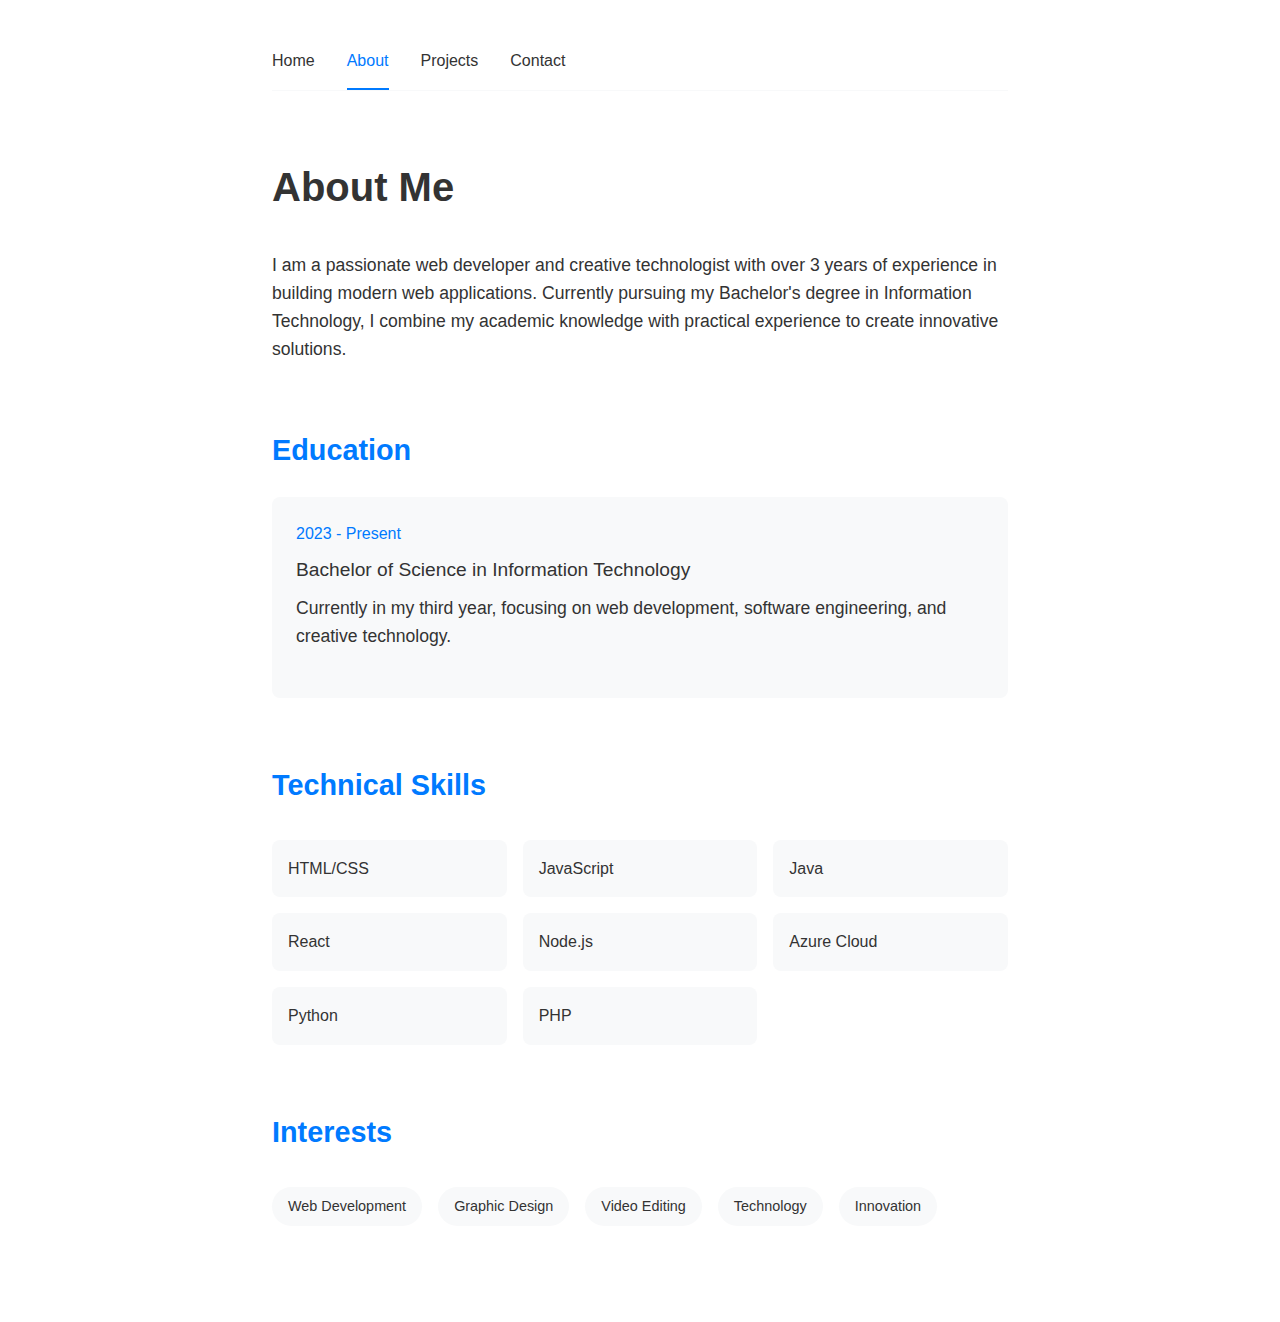
<file: about.html>
<!DOCTYPE html>
<html lang="en">
<head>
    <meta charset="UTF-8">
    <meta name="viewport" content="width=device-width, initial-scale=1.0">
    <title>About - Lance Amiel Samaniego</title>
    <link rel="stylesheet" href="https://cdnjs.cloudflare.com/ajax/libs/font-awesome/6.4.0/css/all.min.css">
    <style>
        :root {
            --text-color: #333;
            --bg-color: #fff;
            --accent-color: #007AFF;
            --secondary-bg: #f8f9fa;
        }

        * {
            margin: 0;
            padding: 0;
            box-sizing: border-box;
        }

        body {
            font-family: -apple-system, BlinkMacSystemFont, 'Segoe UI', Roboto, sans-serif;
            line-height: 1.6;
            color: var(--text-color);
            background: var(--bg-color);
            max-width: 800px;
            margin: 0 auto;
            padding: 2rem;
        }

        .nav-links {
            display: flex;
            gap: 2rem;
            margin-bottom: 4rem;
            padding: 1rem 0;
            border-bottom: 1px solid var(--secondary-bg);
        }

        .nav-links a {
            text-decoration: none;
            color: var(--text-color);
            font-weight: 500;
            transition: color 0.3s ease;
            position: relative;
        }

        .nav-links a:hover {
            color: var(--accent-color);
        }

        .nav-links a.active {
            color: var(--accent-color);
        }

        .nav-links a.active::after {
            content: '';
            position: absolute;
            bottom: -1rem;
            left: 0;
            width: 100%;
            height: 2px;
            background-color: var(--accent-color);
        }

        h1 {
            font-size: 2.5rem;
            margin-bottom: 2rem;
        }

        h2 {
            font-size: 1.8rem;
            margin: 3rem 0 1.5rem;
            color: var(--accent-color);
        }

        p {
            margin-bottom: 1.5rem;
            font-size: 1.1rem;
        }

        .about-section {
            margin-bottom: 4rem;
        }

        .education-item {
            margin-bottom: 2rem;
            padding: 1.5rem;
            background: var(--secondary-bg);
            border-radius: 8px;
        }

        .education-date {
            color: var(--accent-color);
            font-weight: 500;
            margin-bottom: 0.5rem;
        }

        .education-title {
            font-size: 1.2rem;
            margin-bottom: 0.5rem;
        }

        .skills-grid {
            display: grid;
            grid-template-columns: repeat(auto-fill, minmax(200px, 1fr));
            gap: 1rem;
            margin: 2rem 0;
        }

        .skill-item {
            background: var(--secondary-bg);
            padding: 1rem;
            border-radius: 8px;
            font-weight: 500;
        }

        .interests {
            display: flex;
            flex-wrap: wrap;
            gap: 1rem;
            margin: 2rem 0;
        }

        .interest-item {
            background: var(--secondary-bg);
            padding: 0.5rem 1rem;
            border-radius: 20px;
            font-size: 0.9rem;
        }

        @media (max-width: 768px) {
            body {
                padding: 1rem;
            }

            h1 {
                font-size: 2rem;
            }

            .skills-grid {
                grid-template-columns: 1fr;
            }
        }
    </style>
</head>
<body>
    <nav class="nav-links">
        <a href="index.html">Home</a>
        <a href="about.html" class="active">About</a>
        <a href="portfolio.html">Projects</a>
        <a href="contact.html">Contact</a>
    </nav>

    <div class="about-section">
        <h1>About Me</h1>
        <p>I am a passionate web developer and creative technologist with over 3 years of experience in building modern web applications. Currently pursuing my Bachelor's degree in Information Technology, I combine my academic knowledge with practical experience to create innovative solutions.</p>
    </div>

    <div class="about-section">
        <h2>Education</h2>
        <div class="education-item">
            <div class="education-date">2023 - Present</div>
            <div class="education-title">Bachelor of Science in Information Technology</div>
            <p>Currently in my third year, focusing on web development, software engineering, and creative technology.</p>
        </div>
    </div>

    <div class="about-section">
        <h2>Technical Skills</h2>
        <div class="skills-grid">
            <div class="skill-item">HTML/CSS</div>
            <div class="skill-item">JavaScript</div>
            <div class="skill-item">Java</div>
            <div class="skill-item">React</div>
            <div class="skill-item">Node.js</div>
            <div class="skill-item">Azure Cloud</div>
            <div class="skill-item">Python</div>
            <div class="skill-item">PHP</div>
        </div>
    </div>

    <div class="about-section">
        <h2>Interests</h2>
        <div class="interests">
            <div class="interest-item">Web Development</div>
            <div class="interest-item">Graphic Design</div>
            <div class="interest-item">Video Editing</div>
            <div class="interest-item">Technology</div>
            <div class="interest-item">Innovation</div>
        </div>
    </div>
</body>
</html>
</file>
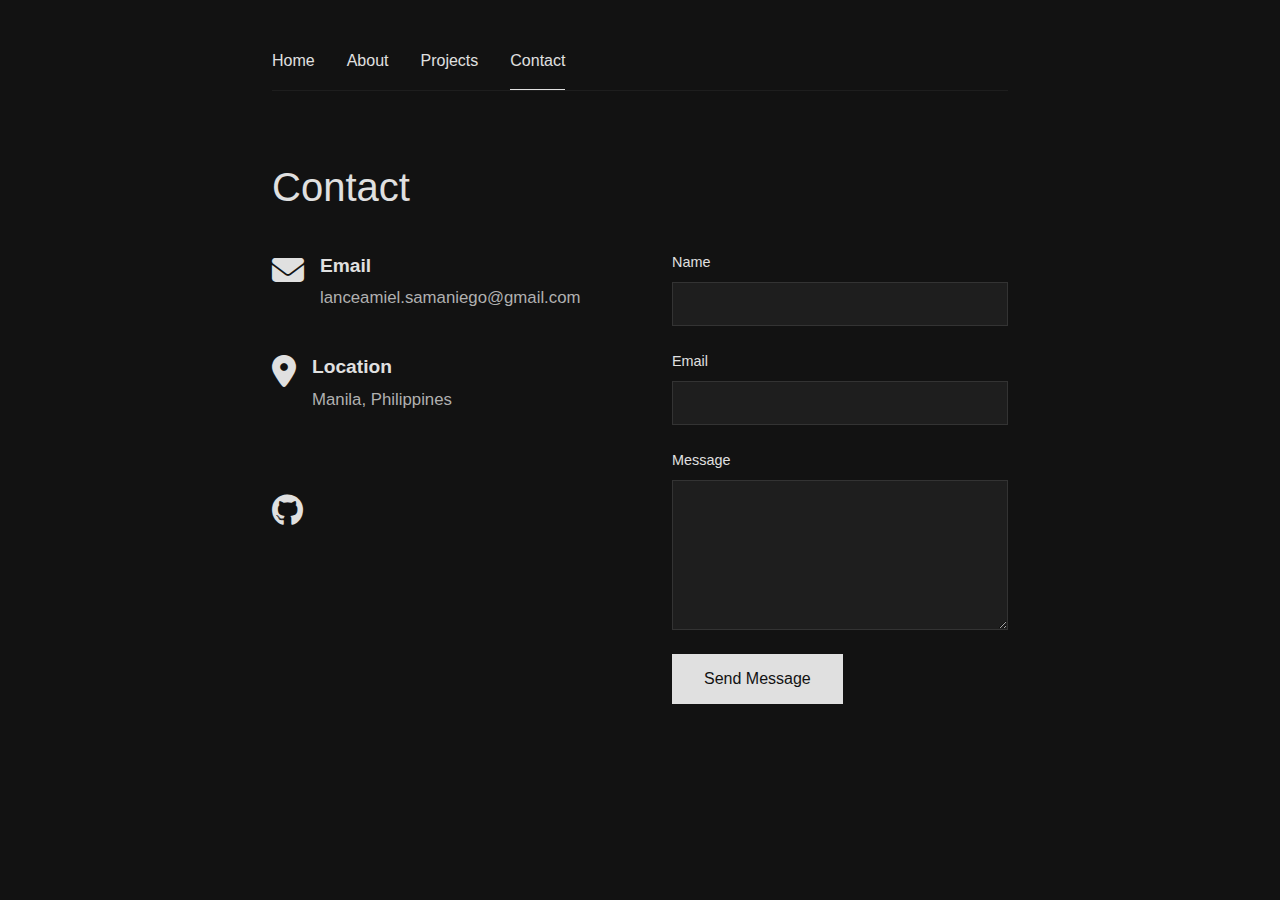
<file: contact.html>
<!DOCTYPE html>
<html lang="en">
<head>
    <meta charset="UTF-8">
    <meta name="viewport" content="width=device-width, initial-scale=1.0">
    <title>Contact - Lance Amiel Samaniego</title>
    <link rel="stylesheet" href="https://cdnjs.cloudflare.com/ajax/libs/font-awesome/6.4.0/css/all.min.css">
    <style>
        :root {
            --text-color: #e0e0e0;
            --bg-color: #121212;
            --accent-color: #e0e0e0;
            --secondary-bg: #1e1e1e;
            --card-bg: #1e1e1e;
            --border-color: #333;
            --error-color: #dc3545;
            --success-color: #28a745;
        }

        * {
            margin: 0;
            padding: 0;
            box-sizing: border-box;
        }

        body {
            font-family: -apple-system, BlinkMacSystemFont, 'Segoe UI', Roboto, sans-serif;
            line-height: 1.6;
            color: var(--text-color);
            background: var(--bg-color);
            max-width: 800px;
            margin: 0 auto;
            padding: 2rem;
        }

        .nav-links {
            display: flex;
            gap: 2rem;
            margin-bottom: 4rem;
            padding: 1rem 0;
            border-bottom: 1px solid var(--secondary-bg);
        }

        .nav-links a {
            text-decoration: none;
            color: var(--text-color);
            font-weight: 500;
            transition: opacity 0.2s ease;
            position: relative;
        }

        .nav-links a:hover {
            opacity: 0.7;
        }

        .nav-links a.active {
            color: var(--accent-color);
        }

        .nav-links a.active::after {
            content: '';
            position: absolute;
            bottom: -1rem;
            left: 0;
            width: 100%;
            height: 1px;
            background-color: var(--accent-color);
        }

        h1 {
            font-size: 2.5rem;
            margin-bottom: 2rem;
            font-weight: 500;
        }

        .contact-grid {
            display: grid;
            grid-template-columns: 1fr 1fr;
            gap: 4rem;
            margin-bottom: 4rem;
        }

        .contact-info {
            display: flex;
            flex-direction: column;
            gap: 2.5rem;
        }

        .contact-item {
            display: flex;
            align-items: flex-start;
            gap: 1rem;
        }

        .contact-item i {
            font-size: 2rem;
            color: var(--accent-color);
            margin-top: 0.1em;
        }

        .contact-item h3 {
            font-size: 1.2rem;
            font-weight: 700;
            margin-bottom: 0.25rem;
            color: var(--accent-color);
        }

        .contact-item p {
            font-size: 1.05rem;
            color: #b0b0b0;
            font-weight: 400;
        }

        .contact-form {
            display: flex;
            flex-direction: column;
            gap: 1.5rem;
        }

        .form-group {
            display: flex;
            flex-direction: column;
            gap: 0.5rem;
        }

        .form-group label {
            font-weight: 500;
            font-size: 0.9rem;
        }

        .form-group input,
        .form-group textarea {
            padding: 0.75rem;
            border: 1px solid var(--border-color);
            border-radius: 0;
            font-family: inherit;
            font-size: 1rem;
            transition: border-color 0.2s ease;
            background: var(--card-bg);
            color: var(--text-color);
        }

        .form-group input:focus,
        .form-group textarea:focus {
            outline: none;
            border-color: var(--accent-color);
        }

        .form-group textarea {
            min-height: 150px;
            resize: vertical;
        }

        .submit-btn {
            background: var(--accent-color);
            color: var(--bg-color);
            border: none;
            padding: 1rem 2rem;
            border-radius: 0;
            font-size: 1rem;
            font-weight: 500;
            cursor: pointer;
            transition: opacity 0.2s ease;
            width: fit-content;
        }

        .submit-btn:hover {
            opacity: 0.8;
        }

        .social-links {
            display: flex;
            gap: 1.5rem;
            margin-top: 2rem;
            align-items: center;
        }

        .social-links a {
            color: var(--text-color);
            font-size: 2rem;
            transition: opacity 0.2s ease;
            text-decoration: none;
        }

        .social-links a:hover {
            opacity: 0.7;
        }

        .success-message {
            display: none;
            background: var(--success-color);
            color: white;
            padding: 1rem;
            margin-bottom: 1rem;
        }

        .error-message {
            display: none;
            background: var(--error-color);
            color: white;
            padding: 1rem;
            margin-bottom: 1rem;
        }

        .profile-image {
            width: 150px;
            height: 150px;
            border-radius: 50%;
            object-fit: cover;
            aspect-ratio: 1/1;
            display: block;
            margin-left: auto;
            margin-right: auto;
            background: #222;
        }
        .fade-in-up {
            opacity: 0;
            transform: translateY(30px);
            transition: opacity 0.7s cubic-bezier(.39,.575,.565,1), transform 0.7s cubic-bezier(.39,.575,.565,1);
        }
        .fade-in-up.visible {
            opacity: 1;
            transform: none;
        }

        @media (max-width: 768px) {
            body {
                padding: 1rem;
            }

            h1 {
                font-size: 2rem;
            }

            .contact-grid {
                grid-template-columns: 1fr;
                gap: 2rem;
            }
        }
    </style>
</head>
<body>
    <nav class="nav-links">
        <a href="index.html">Home</a>
        <a href="about.html">About</a>
        <a href="portfolio.html">Projects</a>
        <a href="contact.html" class="active">Contact</a>
    </nav>

    <h1 class="fade-in-up">Contact</h1>

    <div class="contact-grid fade-in-up">
        <div class="contact-info">
            <div class="contact-item">
                <i class="fas fa-envelope"></i>
                <div>
                    <h3>Email</h3>
                    <p>lanceamiel.samaniego@gmail.com</p>
                </div>
            </div>
            <div class="contact-item">
                <i class="fas fa-map-marker-alt"></i>
                <div>
                    <h3>Location</h3>
                    <p>Manila, Philippines</p>
                </div>
            </div>
            <div class="social-links">
                <a href="https://github.com/Luckyyy-spd" target="_blank"><i class="fab fa-github"></i></a>
            </div>
        </div>

        <form class="contact-form" id="contactForm">
            <div class="success-message" id="successMessage">
                Thank you for your message! I'll get back to you soon.
            </div>
            <div class="error-message" id="errorMessage">
                There was an error sending your message. Please try again.
            </div>
            <div class="form-group">
                <label for="name">Name</label>
                <input type="text" id="name" name="name" required>
            </div>
            <div class="form-group">
                <label for="email">Email</label>
                <input type="email" id="email" name="email" required>
            </div>
            <div class="form-group">
                <label for="message">Message</label>
                <textarea id="message" name="message" required></textarea>
            </div>
            <button type="submit" class="submit-btn">Send Message</button>
        </form>
    </div>

    <script>
        document.getElementById('contactForm').addEventListener('submit', function(e) {
            e.preventDefault();
            document.getElementById('successMessage').style.display = 'block';
            this.reset();
        });

        // Animation on scroll
        function revealOnScroll() {
            document.querySelectorAll('.fade-in-up').forEach(function(el) {
                const rect = el.getBoundingClientRect();
                if (rect.top < window.innerHeight - 40) {
                    el.classList.add('visible');
                }
            });
        }
        window.addEventListener('scroll', revealOnScroll);
        window.addEventListener('DOMContentLoaded', revealOnScroll);
    </script>
</body>
</html>
</file>
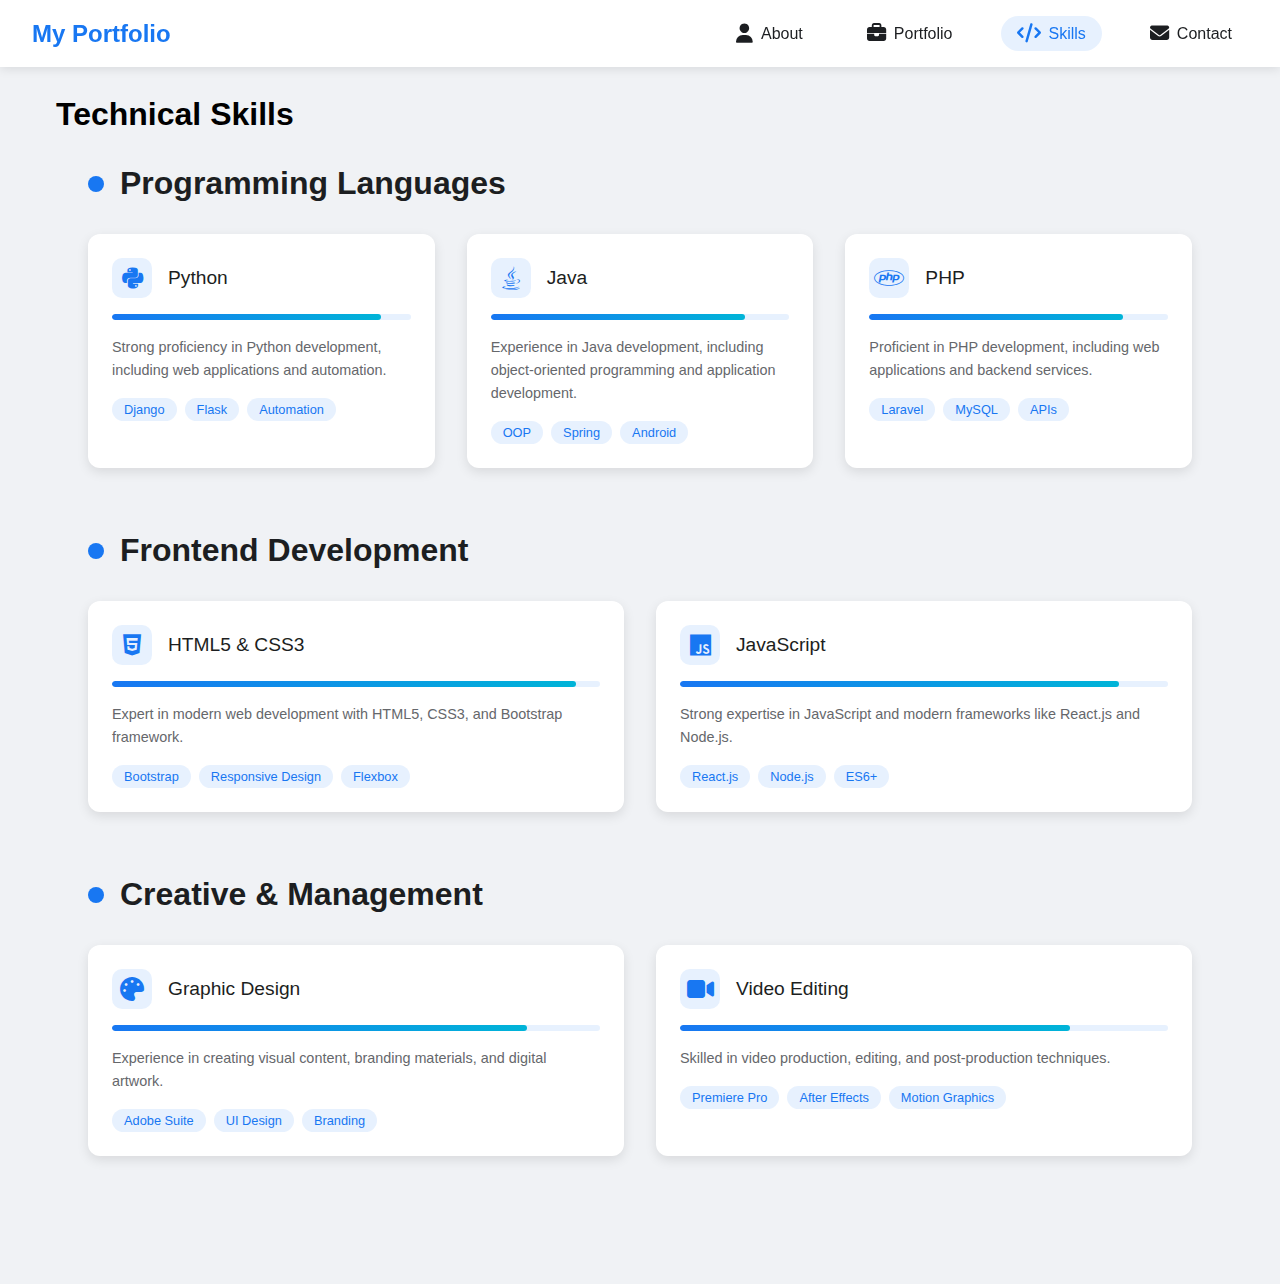
<file: skills.html>
<!DOCTYPE html>
<html lang="en">
<head>
    <meta charset="UTF-8">
    <meta name="viewport" content="width=device-width, initial-scale=1.0">
    <title>My Portfolio</title>
    <link rel="stylesheet" href="styles.css">
    <link rel="stylesheet" href="https://cdnjs.cloudflare.com/ajax/libs/font-awesome/6.4.0/css/all.min.css">
    <style>
        .skills-container {
            max-width: 1200px;
            margin: 0 auto;
            padding: 2rem;
        }

        .skills-category {
            margin-bottom: 4rem;
        }

        .category-title {
            font-size: 2rem;
            color: #1c1e21;
            margin-bottom: 2rem;
            position: relative;
            padding-left: 2rem;
        }

        .category-title::before {
            content: '';
            position: absolute;
            left: 0;
            top: 50%;
            transform: translateY(-50%);
            width: 1rem;
            height: 1rem;
            background: #1877f2;
            border-radius: 50%;
        }

        .skills-grid {
            display: grid;
            grid-template-columns: repeat(auto-fit, minmax(250px, 1fr));
            gap: 2rem;
        }

        .skill-card {
            background: white;
            border-radius: 12px;
            padding: 1.5rem;
            box-shadow: 0 4px 12px rgba(0, 0, 0, 0.1);
            transition: all 0.3s ease;
            position: relative;
            overflow: hidden;
        }

        .skill-card:hover {
            transform: translateY(-5px);
            box-shadow: 0 8px 24px rgba(0, 0, 0, 0.15);
        }

        .skill-header {
            display: flex;
            align-items: center;
            gap: 1rem;
            margin-bottom: 1rem;
        }

        .skill-icon {
            width: 40px;
            height: 40px;
            display: flex;
            align-items: center;
            justify-content: center;
            background: rgba(24, 119, 242, 0.1);
            border-radius: 10px;
            color: #1877f2;
            font-size: 1.5rem;
        }

        .skill-name {
            font-size: 1.2rem;
            color: #1c1e21;
            font-weight: 500;
        }

        .skill-level {
            height: 6px;
            background: rgba(24, 119, 242, 0.1);
            border-radius: 3px;
            overflow: hidden;
            margin-bottom: 1rem;
        }

        .skill-progress {
            height: 100%;
            background: linear-gradient(90deg, #1877f2, #00b4d8);
            border-radius: 3px;
            transition: width 1s ease;
        }

        .skill-details {
            color: #65676b;
            font-size: 0.9rem;
            line-height: 1.6;
        }

        .skill-tags {
            display: flex;
            flex-wrap: wrap;
            gap: 0.5rem;
            margin-top: 1rem;
        }

        .skill-tag {
            padding: 0.25rem 0.75rem;
            background: rgba(24, 119, 242, 0.1);
            color: #1877f2;
            border-radius: 15px;
            font-size: 0.8rem;
        }

        @keyframes slideIn {
            from {
                opacity: 0;
                transform: translateX(-20px);
            }
            to {
                opacity: 1;
                transform: translateX(0);
            }
        }

        .skill-card {
            animation: slideIn 0.5s ease forwards;
        }
    </style>
</head>
<body>
    <nav class="navbar">
        <div class="logo-container">
            <a href="index.html" class="logo">My Portfolio</a>
        </div>
        <div class="nav-links">
            <a href="./about.html"><i class="fas fa-user"></i> <span>About</span></a>
            <a href="./portfolio.html"><i class="fas fa-briefcase"></i> <span>Portfolio</span></a>
            <a href="./skills.html" class="active"><i class="fas fa-code"></i> <span>Skills</span></a>
            <a href="./contact.html"><i class="fas fa-envelope"></i> <span>Contact</span></a>
        </div>
    </nav>

    <div class="content">
        <h1 class="section-title">Technical Skills</h1>
        
        <div class="skills-container">
            <div class="skills-category">
                <h2 class="category-title">Programming Languages</h2>
                <div class="skills-grid">
                    <div class="skill-card">
                        <div class="skill-header">
                            <div class="skill-icon">
                                <i class="fab fa-python"></i>
                            </div>
                            <div class="skill-name">Python</div>
                        </div>
                        <div class="skill-level">
                            <div class="skill-progress" style="width: 90%;"></div>
                        </div>
                        <div class="skill-details">
                            Strong proficiency in Python development, including web applications and automation.
                        </div>
                        <div class="skill-tags">
                            <span class="skill-tag">Django</span>
                            <span class="skill-tag">Flask</span>
                            <span class="skill-tag">Automation</span>
                        </div>
                    </div>

                    <div class="skill-card">
                        <div class="skill-header">
                            <div class="skill-icon">
                                <i class="fab fa-java"></i>
                            </div>
                            <div class="skill-name">Java</div>
                        </div>
                        <div class="skill-level">
                            <div class="skill-progress" style="width: 85%;"></div>
                        </div>
                        <div class="skill-details">
                            Experience in Java development, including object-oriented programming and application development.
                        </div>
                        <div class="skill-tags">
                            <span class="skill-tag">OOP</span>
                            <span class="skill-tag">Spring</span>
                            <span class="skill-tag">Android</span>
                        </div>
                    </div>

                    <div class="skill-card">
                        <div class="skill-header">
                            <div class="skill-icon">
                                <i class="fab fa-php"></i>
                            </div>
                            <div class="skill-name">PHP</div>
                        </div>
                        <div class="skill-level">
                            <div class="skill-progress" style="width: 85%;"></div>
                        </div>
                        <div class="skill-details">
                            Proficient in PHP development, including web applications and backend services.
                        </div>
                        <div class="skill-tags">
                            <span class="skill-tag">Laravel</span>
                            <span class="skill-tag">MySQL</span>
                            <span class="skill-tag">APIs</span>
                        </div>
                    </div>
                </div>
            </div>

            <div class="skills-category">
                <h2 class="category-title">Frontend Development</h2>
                <div class="skills-grid">
                    <div class="skill-card">
                        <div class="skill-header">
                            <div class="skill-icon">
                                <i class="fab fa-html5"></i>
                            </div>
                            <div class="skill-name">HTML5 & CSS3</div>
                        </div>
                        <div class="skill-level">
                            <div class="skill-progress" style="width: 95%;"></div>
                        </div>
                        <div class="skill-details">
                            Expert in modern web development with HTML5, CSS3, and Bootstrap framework.
                        </div>
                        <div class="skill-tags">
                            <span class="skill-tag">Bootstrap</span>
                            <span class="skill-tag">Responsive Design</span>
                            <span class="skill-tag">Flexbox</span>
                        </div>
                    </div>

                    <div class="skill-card">
                        <div class="skill-header">
                            <div class="skill-icon">
                                <i class="fab fa-js"></i>
                            </div>
                            <div class="skill-name">JavaScript</div>
                        </div>
                        <div class="skill-level">
                            <div class="skill-progress" style="width: 90%;"></div>
                        </div>
                        <div class="skill-details">
                            Strong expertise in JavaScript and modern frameworks like React.js and Node.js.
                        </div>
                        <div class="skill-tags">
                            <span class="skill-tag">React.js</span>
                            <span class="skill-tag">Node.js</span>
                            <span class="skill-tag">ES6+</span>
                        </div>
                    </div>
                </div>
            </div>

            <div class="skills-category">
                <h2 class="category-title">Creative & Management</h2>
                <div class="skills-grid">
                    <div class="skill-card">
                        <div class="skill-header">
                            <div class="skill-icon">
                                <i class="fas fa-palette"></i>
                            </div>
                            <div class="skill-name">Graphic Design</div>
                        </div>
                        <div class="skill-level">
                            <div class="skill-progress" style="width: 85%;"></div>
                        </div>
                        <div class="skill-details">
                            Experience in creating visual content, branding materials, and digital artwork.
                        </div>
                        <div class="skill-tags">
                            <span class="skill-tag">Adobe Suite</span>
                            <span class="skill-tag">UI Design</span>
                            <span class="skill-tag">Branding</span>
                        </div>
                    </div>

                    <div class="skill-card">
                        <div class="skill-header">
                            <div class="skill-icon">
                                <i class="fas fa-video"></i>
                            </div>
                            <div class="skill-name">Video Editing</div>
                        </div>
                        <div class="skill-level">
                            <div class="skill-progress" style="width: 80%;"></div>
                        </div>
                        <div class="skill-details">
                            Skilled in video production, editing, and post-production techniques.
                        </div>
                        <div class="skill-tags">
                            <span class="skill-tag">Premiere Pro</span>
                            <span class="skill-tag">After Effects</span>
                            <span class="skill-tag">Motion Graphics</span>
                        </div>
                    </div>
                </div>
            </div>
        </div>
    </div>

    <script>
        // Animate skill bars on scroll
        function isElementInViewport(el) {
            const rect = el.getBoundingClientRect();
            return (
                rect.top >= 0 &&
                rect.left >= 0 &&
                rect.bottom <= (window.innerHeight || document.documentElement.clientHeight) &&
                rect.right <= (window.innerWidth || document.documentElement.clientWidth)
            );
        }

        function handleScroll() {
            document.querySelectorAll('.skill-progress').forEach(progress => {
                if (isElementInViewport(progress) && !progress.classList.contains('animated')) {
                    progress.classList.add('animated');
                    progress.style.width = progress.style.width;
                }
            });
        }

        window.addEventListener('scroll', handleScroll);
        handleScroll(); // Initial check
    </script>
</body>
</html>
</file>
<file: styles.css>
* {
    margin: 0;
    padding: 0;
    box-sizing: border-box;
    font-family: 'Segoe UI', Tahoma, Geneva, Verdana, sans-serif;
}

body {
    background: #f0f2f5;
}

.navbar {
    position: fixed;
    top: 0;
    left: 0;
    right: 0;
    background: rgba(255, 255, 255, 0.95);
    backdrop-filter: blur(10px);
    padding: 1rem 2rem;
    display: flex;
    justify-content: space-between;
    align-items: center;
    box-shadow: 0 2px 10px rgba(0, 0, 0, 0.1);
    z-index: 1000;
}

.logo-container {
    display: flex;
    align-items: center;
    gap: 1rem;
}

.logo {
    font-size: 1.5rem;
    font-weight: 600;
    color: #1877f2;
    text-decoration: none;
    transition: color 0.3s ease;
}

.logo:hover {
    color: #1664d9;
}

.nav-links {
    display: flex;
    gap: 2rem;
    align-items: center;
}

.nav-links a {
    color: #1c1e21;
    text-decoration: none;
    font-weight: 500;
    display: flex;
    align-items: center;
    gap: 0.5rem;
    padding: 0.5rem 1rem;
    border-radius: 20px;
    transition: all 0.3s ease;
}

.nav-links a:hover {
    color: #1877f2;
    background: rgba(24, 119, 242, 0.1);
}

.nav-links a.active {
    color: #1877f2;
    background: rgba(24, 119, 242, 0.1);
}

.nav-links i {
    font-size: 1.2rem;
}

.content {
    max-width: 1200px;
    margin: 6rem auto 2rem;
    padding: 0 1rem;
    animation: fadeIn 0.5s ease;
}

.create-post {
    background: white;
    border-radius: 12px;
    padding: 1.5rem;
    margin-bottom: 1.5rem;
    box-shadow: 0 2px 4px rgba(0, 0, 0, 0.1);
    transition: transform 0.3s ease, box-shadow 0.3s ease;
}

.create-post:hover {
    transform: translateY(-2px);
    box-shadow: 0 4px 8px rgba(0, 0, 0, 0.15);
}

.create-post textarea {
    width: 100%;
    border: none;
    resize: none;
    padding: 0.5rem;
    font-size: 1rem;
    margin-bottom: 1rem;
    border-radius: 8px;
    background: #f0f2f5;
    transition: background 0.3s ease;
}

.create-post textarea:focus {
    outline: none;
    background: #e4e6eb;
}

.post-button {
    background: #1877f2;
    color: white;
    border: none;
    padding: 0.7rem 1.5rem;
    border-radius: 6px;
    font-weight: 600;
    cursor: pointer;
    transition: all 0.3s ease;
    float: right;
}

.post-button:hover {
    background: #166fe5;
    transform: translateY(-2px);
    box-shadow: 0 2px 4px rgba(24, 119, 242, 0.3);
}

.post-card {
    background: white;
    border-radius: 12px;
    padding: 1.5rem;
    margin-bottom: 1.5rem;
    box-shadow: 0 2px 4px rgba(0, 0, 0, 0.1);
    transition: transform 0.3s ease, box-shadow 0.3s ease;
    animation: slideUp 0.5s ease;
}

.post-card:hover {
    transform: translateY(-2px);
    box-shadow: 0 4px 8px rgba(0, 0, 0, 0.15);
}

.post-header {
    display: flex;
    align-items: center;
    margin-bottom: 1rem;
}

.profile-pic {
    width: 48px;
    height: 48px;
    border-radius: 50%;
    margin-right: 1rem;
    background: #e4e6eb;
    position: relative;
    overflow: hidden;
}

.profile-pic::after {
    content: '';
    position: absolute;
    top: 0;
    left: -100%;
    width: 100%;
    height: 100%;
    background: linear-gradient(90deg, transparent, rgba(255,255,255,0.2), transparent);
    animation: shimmer 2s infinite;
}

.post-info h3 {
    margin: 0;
    color: #1c1e21;
    font-size: 1.1rem;
}

.post-info span {
    color: #65676b;
    font-size: 0.9rem;
    display: block;
    margin-top: 0.2rem;
}

.post-content {
    color: #1c1e21;
    margin-bottom: 1rem;
    line-height: 1.5;
}

.post-actions {
    display: flex;
    gap: 1rem;
    border-top: 1px solid #e4e6eb;
    padding-top: 1rem;
}

.action-button {
    flex: 1;
    padding: 0.7rem;
    border: none;
    background: none;
    color: #65676b;
    font-weight: 600;
    cursor: pointer;
    border-radius: 8px;
    transition: all 0.3s ease;
    display: flex;
    align-items: center;
    justify-content: center;
    gap: 0.5rem;
}

.action-button:hover {
    background-color: rgba(0, 0, 0, 0.05);
    color: #1877f2;
    transform: translateY(-1px);
}

.action-button i {
    font-size: 1.2rem;
    transition: transform 0.3s ease;
}

.action-button:hover i {
    transform: scale(1.2);
}

.modal {
    display: none;
    position: fixed;
    top: 0;
    left: 0;
    width: 100%;
    height: 100%;
    background: rgba(0, 0, 0, 0.5);
    z-index: 2000;
    opacity: 0;
    transition: opacity 0.3s ease;
    backdrop-filter: blur(5px);
}

.modal.active {
    display: flex;
    opacity: 1;
}

.modal-content {
    background: white;
    padding: 2rem;
    border-radius: 12px;
    margin: auto;
    width: 90%;
    max-width: 500px;
    transform: translateY(-50px);
    transition: transform 0.3s ease;
    position: relative;
    box-shadow: 0 4px 20px rgba(0, 0, 0, 0.15);
}

.modal.active .modal-content {
    transform: translateY(0);
}

.close-modal {
    position: absolute;
    top: 1rem;
    right: 1rem;
    background: none;
    border: none;
    font-size: 1.5rem;
    cursor: pointer;
    color: #65676b;
    transition: all 0.3s ease;
    width: 32px;
    height: 32px;
    border-radius: 50%;
    display: flex;
    align-items: center;
    justify-content: center;
}

.close-modal:hover {
    color: #1877f2;
    background: rgba(24, 119, 242, 0.1);
    transform: rotate(90deg);
}

@keyframes fadeIn {
    from {
        opacity: 0;
        transform: translateY(20px);
    }
    to {
        opacity: 1;
        transform: translateY(0);
    }
}

@keyframes slideUp {
    from {
        opacity: 0;
        transform: translateY(50px);
    }
    to {
        opacity: 1;
        transform: translateY(0);
    }
}

@keyframes slideDown {
    from {
        opacity: 0;
        transform: translateY(-20px);
    }
    to {
        opacity: 1;
        transform: translateY(0);
    }
}

@keyframes shimmer {
    100% {
        left: 100%;
    }
}

/* Responsive Design */
@media (max-width: 768px) {
    .navbar {
        padding: 1rem;
    }

    .nav-links {
        gap: 1rem;
    }

    .nav-links a {
        padding: 0.5rem;
    }

    .nav-links span {
        display: none;
    }

    .content {
        margin-top: 5rem;
    }

    .post-card {
        padding: 1rem;
    }
}
</file>
